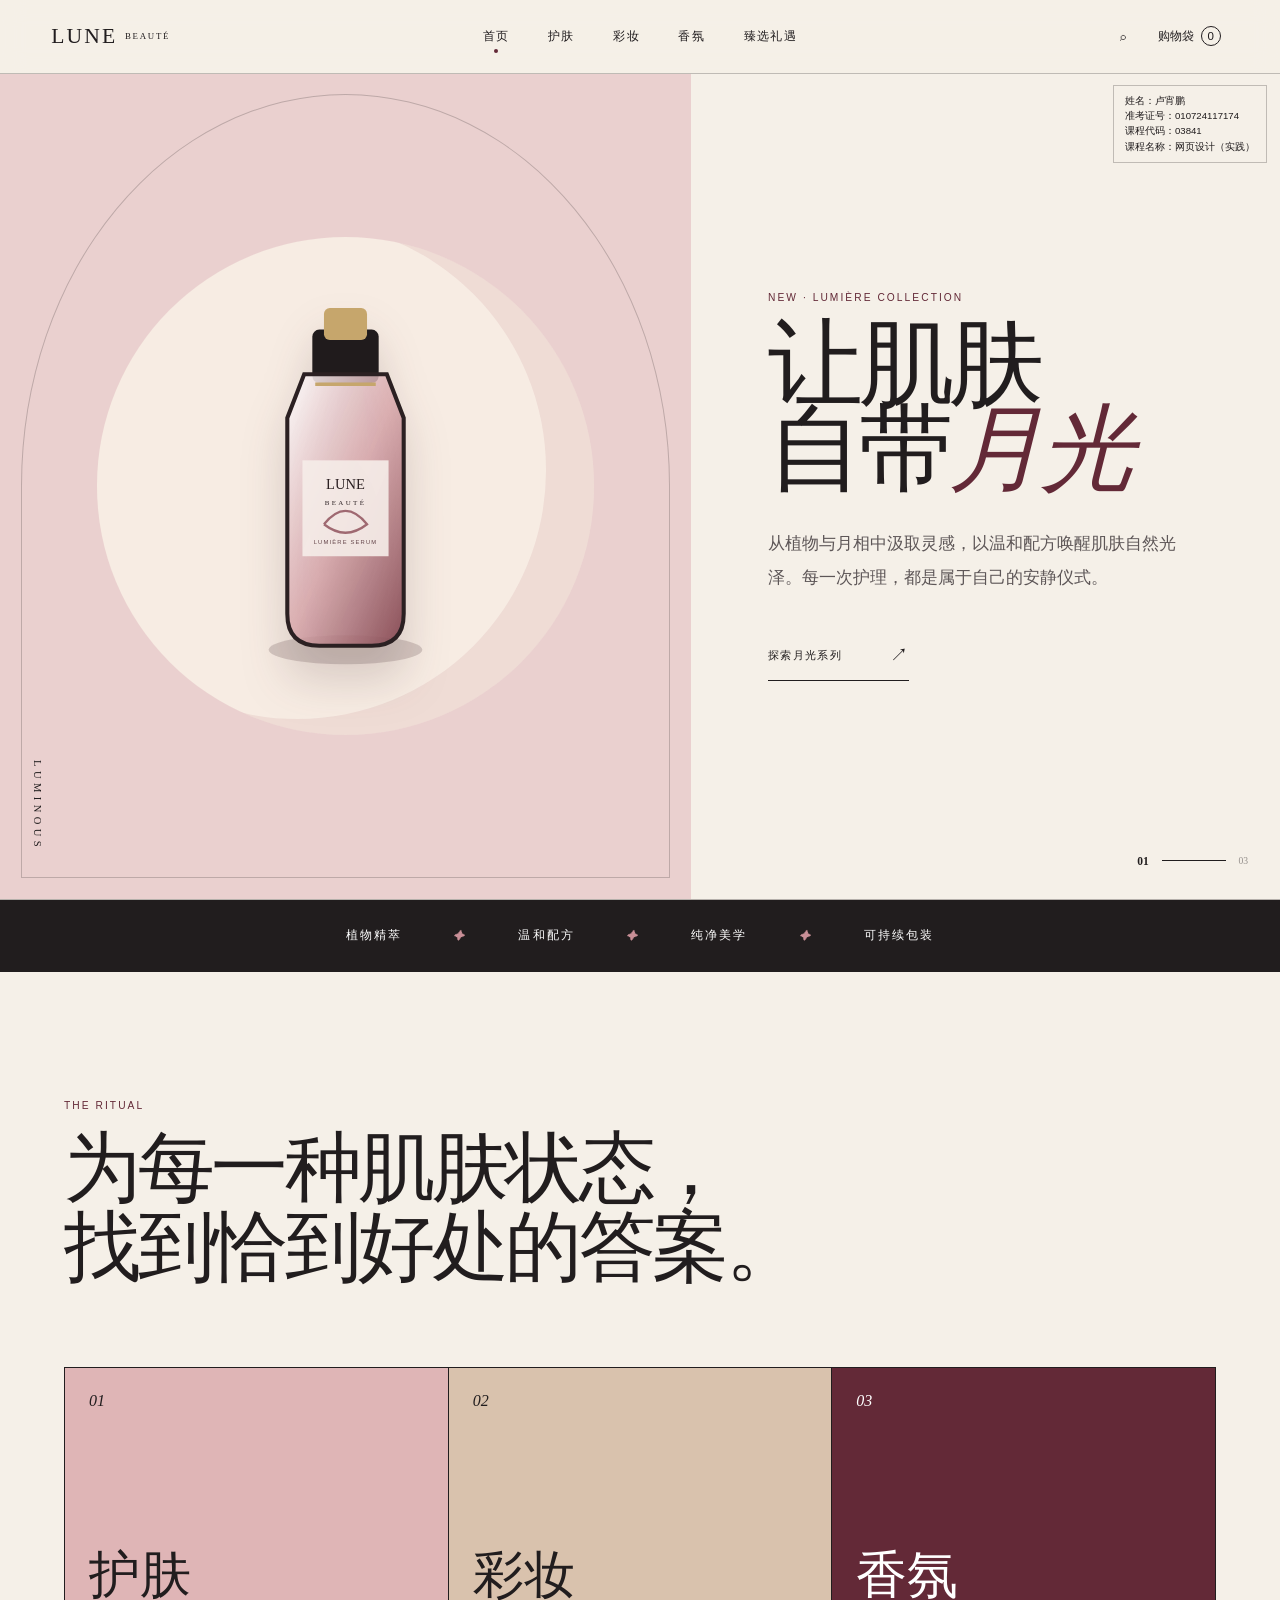
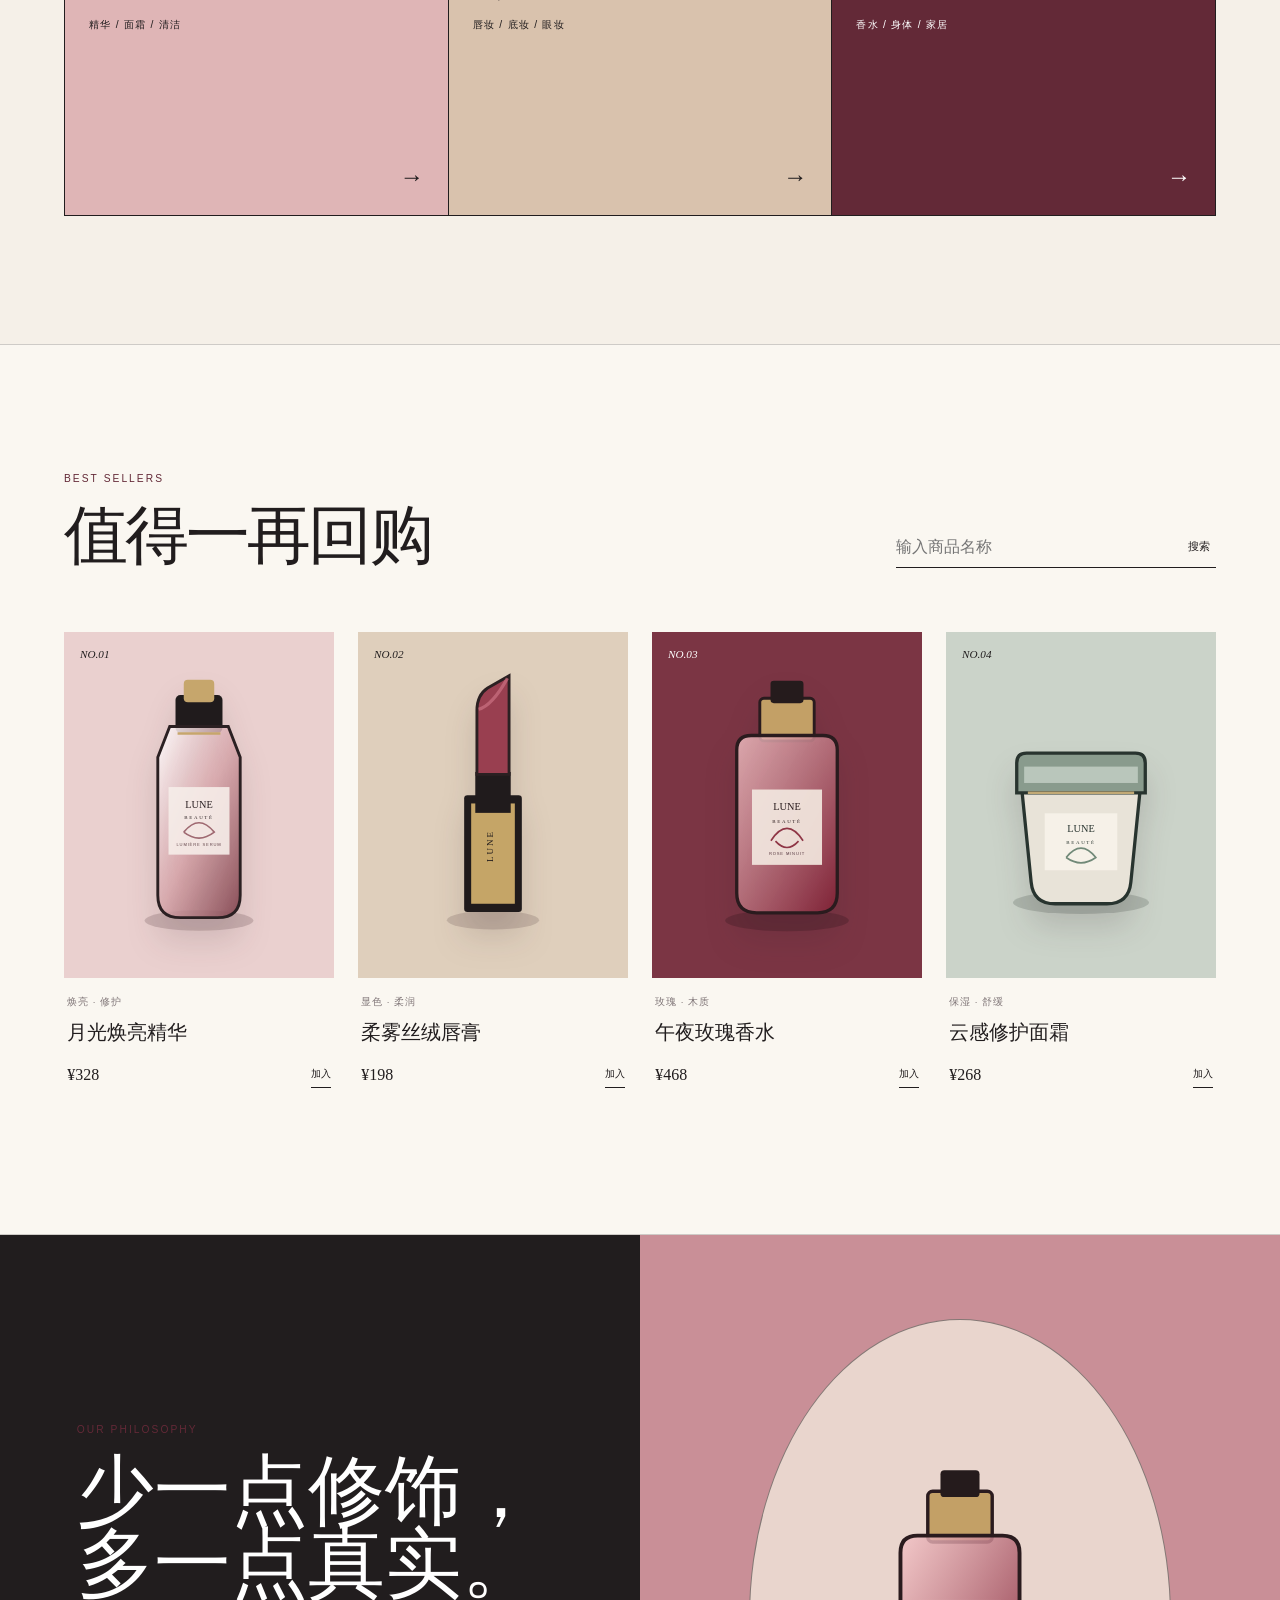
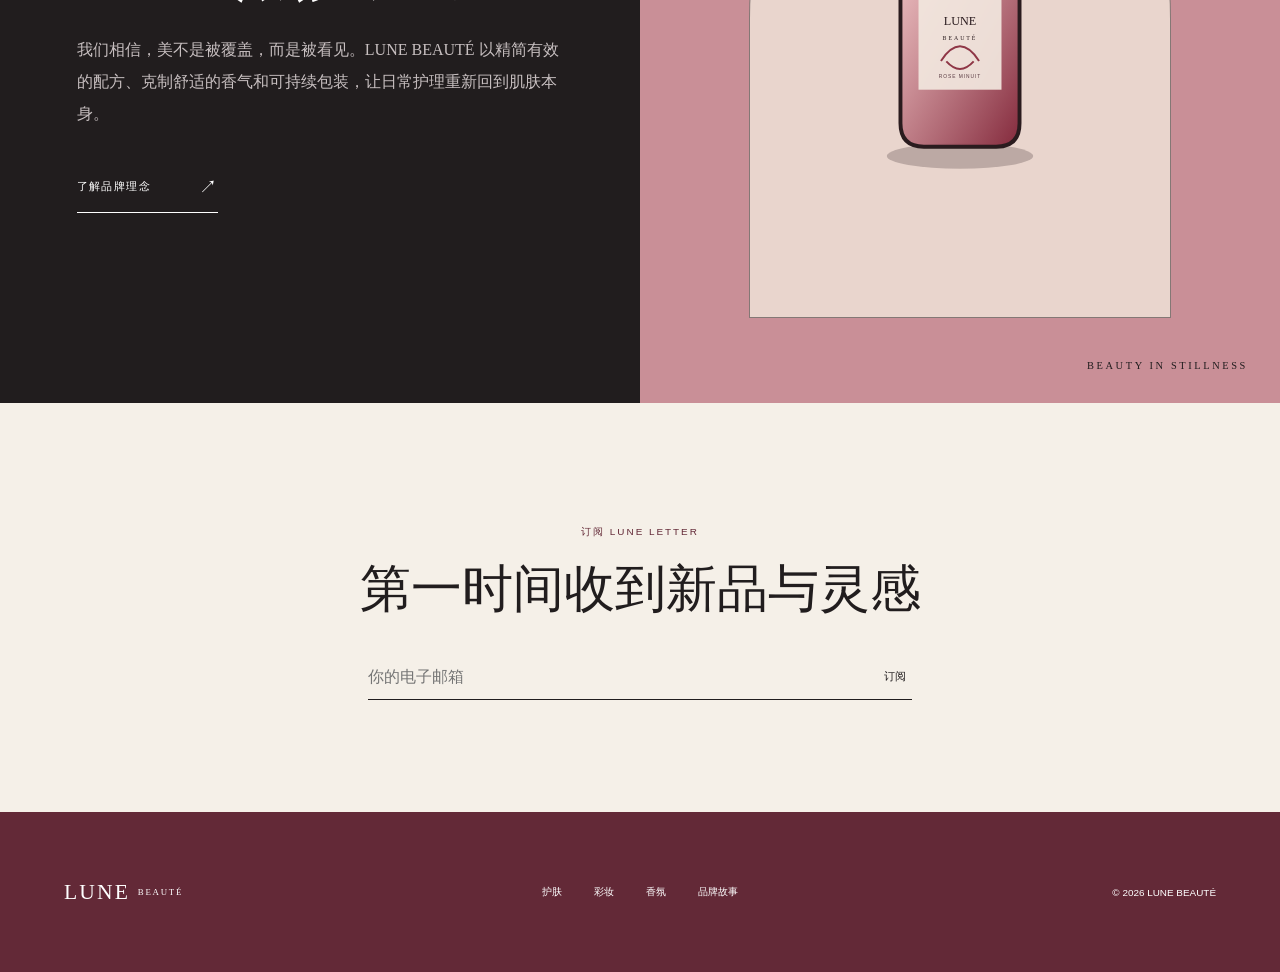
<file: index.html>
<!doctype html>
<html lang="zh-CN">
  <head>
    <meta charset="UTF-8" />
    <meta name="viewport" content="width=device-width, initial-scale=1.0" />
    <meta name="description" content="LUNE BEAUTÉ 美妆商城首页" />
    <title>LUNE BEAUTÉ｜唤醒肌肤光泽</title>
    <link
      rel="icon"
      href="data:image/svg+xml,%3Csvg xmlns='http://www.w3.org/2000/svg' viewBox='0 0 64 64'%3E%3Crect width='64' height='64' fill='%23632937'/%3E%3Ctext x='32' y='42' text-anchor='middle' font-size='30' font-family='Georgia' fill='%23f5f0e8'%3EL%3C/text%3E%3C/svg%3E"
    />
    <link rel="stylesheet" href="css/style.css" />
    <script src="js/main.js" defer></script>
  </head>
  <body>
    <aside class="student-info" aria-label="作业信息">
      <span>姓名：卢宵鹏</span><span>准考证号：010724117174</span
      ><span>课程代码：03841</span><span>课程名称：网页设计（实践）</span>
    </aside>

    <header class="site-header">
      <button class="menu-button" type="button" aria-label="打开菜单">
        <i></i><i></i>
      </button>
      <a class="logo" href="index.html">LUNE <em>BEAUTÉ</em></a>
      <nav class="main-nav" aria-label="主要导航">
        <a class="active" href="index.html">首页</a><a href="#skincare">护肤</a
        ><a href="#makeup">彩妆</a><a href="#fragrance">香氛</a
        ><a href="detail.html">臻选礼遇</a>
      </nav>
      <div class="header-actions">
        <button type="button" aria-label="搜索">⌕</button
        ><button class="bag-button" type="button" aria-label="购物袋">
          购物袋 <span class="bag-count">0</span>
        </button>
      </div>
    </header>

    <main>
      <section class="hero">
        <div class="hero-image">
          <div class="moon"></div>
          <img src="assets/images/serum.svg" alt="月光焕亮精华液" />
          <span class="vertical-word">LUMINOUS</span>
        </div>
        <div class="hero-copy">
          <p class="eyebrow">NEW · LUMIÈRE COLLECTION</p>
          <h1>让肌肤<br />自带<span>月光</span></h1>
          <p>
            从植物与月相中汲取灵感，以温和配方唤醒肌肤自然光泽。每一次护理，都是属于自己的安静仪式。
          </p>
          <a class="line-button" href="detail.html"
            >探索月光系列 <span>↗</span></a
          >
        </div>
        <div class="hero-index"><b>01</b><span></span><small>03</small></div>
      </section>

      <section class="promise-strip" aria-label="品牌特点">
        <span>植物精萃</span><i>✦</i><span>温和配方</span><i>✦</i
        ><span>纯净美学</span><i>✦</i><span>可持续包装</span>
      </section>

      <section id="skincare" class="category-section section-space">
        <div class="section-title">
          <p>THE RITUAL</p>
          <h2>为每一种肌肤状态，<br />找到恰到好处的答案。</h2>
        </div>
        <div class="category-grid">
          <a class="category-card rose" href="#products"
            ><span>01</span>
            <div>
              <h3>护肤</h3>
              <p>精华 / 面霜 / 清洁</p>
            </div>
            <b>→</b></a
          >
          <a id="makeup" class="category-card nude" href="#products"
            ><span>02</span>
            <div>
              <h3>彩妆</h3>
              <p>唇妆 / 底妆 / 眼妆</p>
            </div>
            <b>→</b></a
          >
          <a id="fragrance" class="category-card dark" href="#products"
            ><span>03</span>
            <div>
              <h3>香氛</h3>
              <p>香水 / 身体 / 家居</p>
            </div>
            <b>→</b></a
          >
        </div>
      </section>

      <section id="products" class="product-section section-space">
        <div class="product-top">
          <div class="section-title">
            <p>BEST SELLERS</p>
            <h2>值得一再回购</h2>
          </div>
          <form class="search-form" role="search">
            <label class="sr-only" for="beauty-search">搜索商品</label
            ><input
              id="beauty-search"
              type="search"
              placeholder="输入商品名称"
            /><button type="submit">搜索</button>
          </form>
        </div>
        <div class="product-grid">
          <article class="product-card" data-name="月光焕亮精华 精华液 护肤">
            <a class="product-visual blush" href="detail.html"
              ><span class="product-label">NO.01</span
              ><img src="assets/images/serum.svg" alt="月光焕亮精华液"
            /></a>
            <div class="product-info">
              <p>焕亮 · 修护</p>
              <h3><a href="detail.html">月光焕亮精华</a></h3>
              <div>
                <strong>¥328</strong
                ><button class="add-bag" type="button">加入</button>
              </div>
            </div>
          </article>
          <article class="product-card" data-name="柔雾丝绒唇膏 口红 彩妆">
            <a class="product-visual sand" href="detail.html"
              ><span class="product-label">NO.02</span
              ><img src="assets/images/lipstick.svg" alt="柔雾丝绒唇膏"
            /></a>
            <div class="product-info">
              <p>显色 · 柔润</p>
              <h3><a href="detail.html">柔雾丝绒唇膏</a></h3>
              <div>
                <strong>¥198</strong
                ><button class="add-bag" type="button">加入</button>
              </div>
            </div>
          </article>
          <article class="product-card" data-name="午夜玫瑰香水 香氛 玫瑰">
            <a class="product-visual wine" href="detail.html"
              ><span class="product-label light">NO.03</span
              ><img src="assets/images/perfume.svg" alt="午夜玫瑰香水"
            /></a>
            <div class="product-info">
              <p>玫瑰 · 木质</p>
              <h3><a href="detail.html">午夜玫瑰香水</a></h3>
              <div>
                <strong>¥468</strong
                ><button class="add-bag" type="button">加入</button>
              </div>
            </div>
          </article>
          <article class="product-card" data-name="云感修护面霜 护肤 保湿">
            <a class="product-visual sage" href="detail.html"
              ><span class="product-label">NO.04</span
              ><img src="assets/images/cream.svg" alt="云感修护面霜"
            /></a>
            <div class="product-info">
              <p>保湿 · 舒缓</p>
              <h3><a href="detail.html">云感修护面霜</a></h3>
              <div>
                <strong>¥268</strong
                ><button class="add-bag" type="button">加入</button>
              </div>
            </div>
          </article>
        </div>
        <p class="empty-state" hidden>暂时没有找到相关商品。</p>
      </section>

      <section class="story-section">
        <div class="story-copy">
          <p class="eyebrow">OUR PHILOSOPHY</p>
          <h2>少一点修饰，<br />多一点真实。</h2>
          <p>
            我们相信，美不是被覆盖，而是被看见。LUNE BEAUTÉ
            以精简有效的配方、克制舒适的香气和可持续包装，让日常护理重新回到肌肤本身。
          </p>
          <a class="line-button light" href="detail.html"
            >了解品牌理念 <span>↗</span></a
          >
        </div>
        <div class="story-art">
          <div class="arch">
            <img src="assets/images/perfume.svg" alt="品牌香氛产品" />
          </div>
          <span>BEAUTY IN STILLNESS</span>
        </div>
      </section>

      <section class="newsletter">
        <p>订阅 LUNE LETTER</p>
        <h2>第一时间收到新品与灵感</h2>
        <form>
          <label class="sr-only" for="email">电子邮箱</label
          ><input id="email" type="email" placeholder="你的电子邮箱" /><button
            type="submit"
          >
            订阅
          </button>
        </form>
      </section>
    </main>

    <footer class="site-footer">
      <a class="logo footer-logo" href="index.html">LUNE <em>BEAUTÉ</em></a>
      <nav>
        <a href="#skincare">护肤</a><a href="#makeup">彩妆</a
        ><a href="#fragrance">香氛</a><a href="detail.html">品牌故事</a>
      </nav>
      <p>© 2026 LUNE BEAUTÉ</p>
    </footer>
    <div class="toast" role="status" aria-live="polite">商品已加入购物袋</div>
  </body>
</html>
</file>
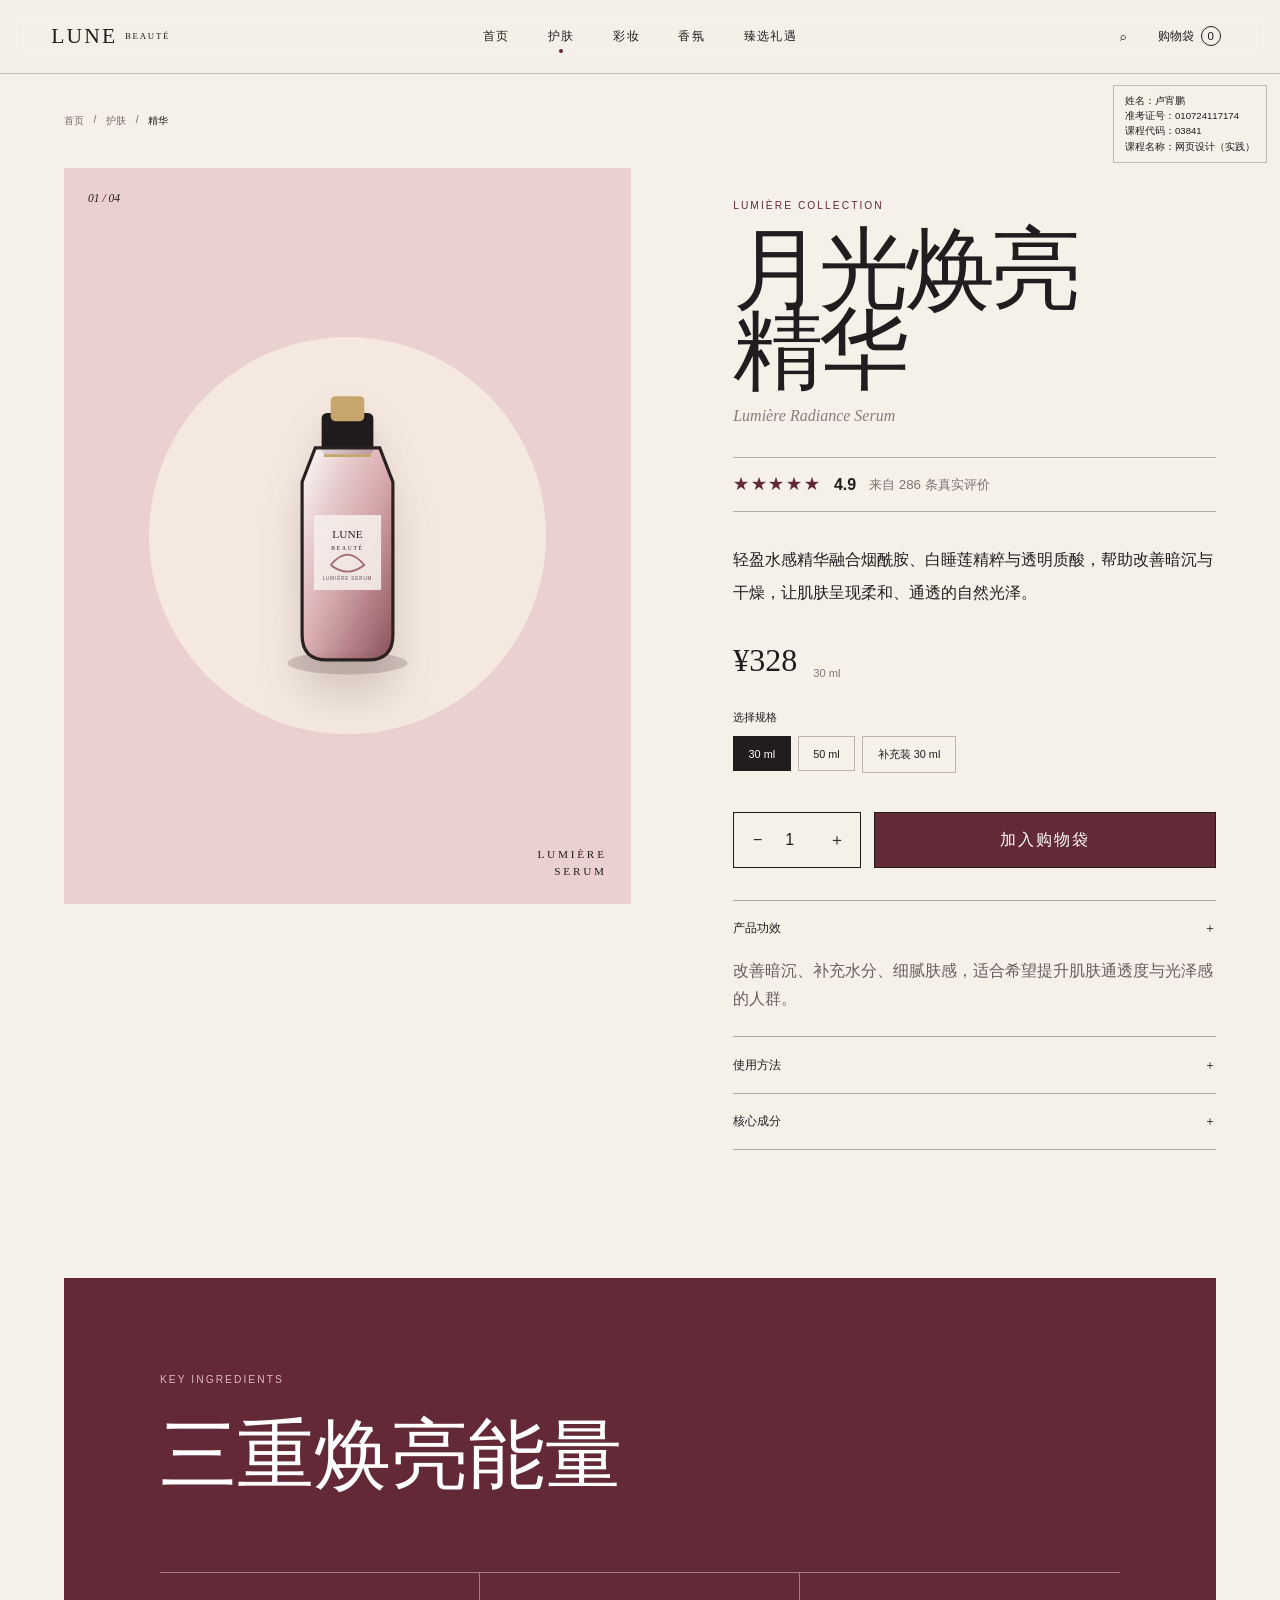
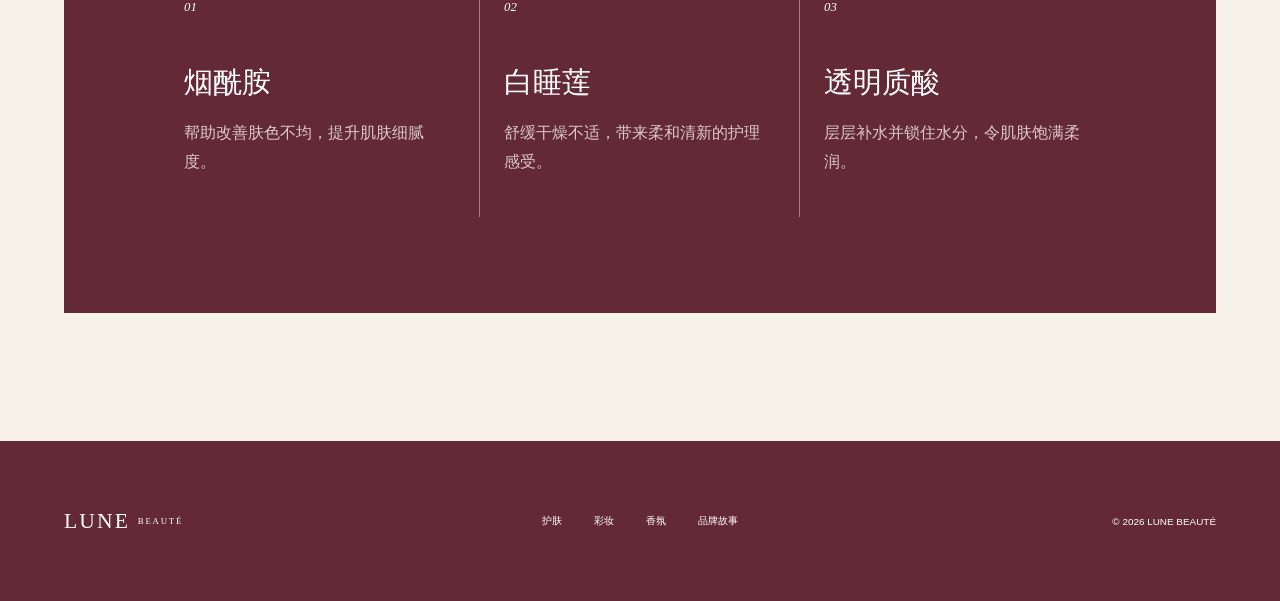
<file: detail.html>
<!doctype html>
<html lang="zh-CN">
  <head>
    <meta charset="UTF-8" />
    <meta name="viewport" content="width=device-width, initial-scale=1.0" />
    <meta name="description" content="月光焕亮精华商品详情" />
    <title>月光焕亮精华｜LUNE BEAUTÉ</title>
    <link
      rel="icon"
      href="data:image/svg+xml,%3Csvg xmlns='http://www.w3.org/2000/svg' viewBox='0 0 64 64'%3E%3Crect width='64' height='64' fill='%23632937'/%3E%3Ctext x='32' y='42' text-anchor='middle' font-size='30' font-family='Georgia' fill='%23f5f0e8'%3EL%3C/text%3E%3C/svg%3E"
    />
    <link rel="stylesheet" href="css/style.css" />
    <script src="js/main.js" defer></script>
  </head>
  <body>
    <aside class="student-info" aria-label="作业信息">
      <span>姓名：卢宵鹏</span><span>准考证号：010724117174</span
      ><span>课程代码：03841</span><span>课程名称：网页设计（实践）</span>
    </aside>
    <header class="site-header">
      <button class="menu-button" type="button" aria-label="打开菜单">
        <i></i><i></i>
      </button>
      <a class="logo" href="index.html">LUNE <em>BEAUTÉ</em></a>
      <nav class="main-nav" aria-label="主要导航">
        <a href="index.html">首页</a
        ><a class="active" href="index.html#skincare">护肤</a
        ><a href="index.html#makeup">彩妆</a
        ><a href="index.html#fragrance">香氛</a
        ><a href="detail.html">臻选礼遇</a>
      </nav>
      <div class="header-actions">
        <button type="button" aria-label="搜索">⌕</button
        ><button class="bag-button" type="button">
          购物袋 <span class="bag-count">0</span>
        </button>
      </div>
    </header>

    <main class="detail-page">
      <nav class="breadcrumb" aria-label="面包屑导航">
        <a href="index.html">首页</a><span>/</span
        ><a href="index.html#skincare">护肤</a><span>/</span><b>精华</b>
      </nav>
      <section class="detail-layout">
        <div class="detail-visual">
          <span class="detail-number">01 / 04</span>
          <div class="detail-moon"></div>
          <img
            id="beauty-detail-image"
            src="assets/images/serum.svg"
            alt="月光焕亮精华液"
          />
          <p>LUMIÈRE<br />SERUM</p>
        </div>
        <div class="detail-content">
          <p class="eyebrow">LUMIÈRE COLLECTION</p>
          <h1>月光焕亮<br />精华</h1>
          <p class="english-name">Lumière Radiance Serum</p>
          <div class="review">
            <span>★★★★★</span><b>4.9</b><small>来自 286 条真实评价</small>
          </div>
          <p class="detail-summary">
            轻盈水感精华融合烟酰胺、白睡莲精粹与透明质酸，帮助改善暗沉与干燥，让肌肤呈现柔和、通透的自然光泽。
          </p>
          <div class="detail-price">
            <strong>¥328</strong><span>30 ml</span>
          </div>
          <div class="size-options">
            <p>选择规格</p>
            <button class="selected" type="button">30 ml</button
            ><button type="button">50 ml</button
            ><button type="button">补充装 30 ml</button>
          </div>
          <div class="purchase">
            <div class="quantity">
              <button type="button" data-action="minus">−</button
              ><input
                id="quantity"
                type="number"
                value="1"
                min="1"
                max="9"
                aria-label="数量"
              /><button type="button" data-action="plus">＋</button>
            </div>
            <button class="purchase-button add-bag" type="button">
              加入购物袋
            </button>
          </div>
          <div class="accordions">
            <details open>
              <summary>产品功效 <span>＋</span></summary>
              <p>
                改善暗沉、补充水分、细腻肤感，适合希望提升肌肤通透度与光泽感的人群。
              </p>
            </details>
            <details>
              <summary>使用方法 <span>＋</span></summary>
              <p>
                早晚洁面及化妆水后，取 2—3
                滴均匀涂抹面部与颈部，轻柔按摩至吸收。
              </p>
            </details>
            <details>
              <summary>核心成分 <span>＋</span></summary>
              <p>5% 烟酰胺、白睡莲精粹、多重透明质酸、角鲨烷。</p>
            </details>
          </div>
        </div>
      </section>

      <section class="ingredient-section">
        <div>
          <p class="eyebrow">KEY INGREDIENTS</p>
          <h2>三重焕亮能量</h2>
        </div>
        <div class="ingredient-grid">
          <article>
            <span>01</span>
            <h3>烟酰胺</h3>
            <p>帮助改善肤色不均，提升肌肤细腻度。</p>
          </article>
          <article>
            <span>02</span>
            <h3>白睡莲</h3>
            <p>舒缓干燥不适，带来柔和清新的护理感受。</p>
          </article>
          <article>
            <span>03</span>
            <h3>透明质酸</h3>
            <p>层层补水并锁住水分，令肌肤饱满柔润。</p>
          </article>
        </div>
      </section>
    </main>

    <footer class="site-footer">
      <a class="logo footer-logo" href="index.html">LUNE <em>BEAUTÉ</em></a>
      <nav>
        <a href="index.html#skincare">护肤</a
        ><a href="index.html#makeup">彩妆</a
        ><a href="index.html#fragrance">香氛</a
        ><a href="detail.html">品牌故事</a>
      </nav>
      <p>© 2026 LUNE BEAUTÉ</p>
    </footer>
    <div class="toast" role="status" aria-live="polite">商品已加入购物袋</div>
  </body>
</html>
</file>
<file: css/style.css>
:root {
  --ink: #211d1e;
  --cream: #f5f0e8;
  --rose: #c98f97;
  --blush: #ead0cf;
  --wine: #632937;
  --sage: #9aa99a;
  --gold: #b69a62;
  --serif: Didot, "Bodoni MT", Georgia, "Songti SC", serif;
  --sans: "Gill Sans", "Microsoft YaHei", sans-serif;
}

* {
  box-sizing: border-box;
}
html {
  scroll-behavior: smooth;
}
body {
  margin: 0;
  color: var(--ink);
  background: var(--cream);
  font-family: var(--sans);
}
img {
  display: block;
  max-width: 100%;
}
a {
  color: inherit;
  text-decoration: none;
}
button,
input {
  color: inherit;
  font: inherit;
}
.sr-only {
  position: absolute;
  width: 1px;
  height: 1px;
  padding: 0;
  margin: -1px;
  overflow: hidden;
  clip: rect(0, 0, 0, 0);
  white-space: nowrap;
  border: 0;
}
.student-info {
  position: fixed;
  z-index: 100;
  top: 5.3rem;
  right: 0.8rem;
  display: grid;
  gap: 0.15rem;
  padding: 0.55rem 0.7rem;
  border: 1px solid rgba(33, 29, 30, 0.25);
  background: rgba(245, 240, 232, 0.94);
  font-size: 0.6rem;
  line-height: 1.35;
}
.site-header {
  position: sticky;
  z-index: 50;
  top: 0;
  height: 4.6rem;
  padding: 0 max(4vw, 1.2rem);
  display: grid;
  grid-template-columns: 1fr auto 1fr;
  align-items: center;
  gap: 2rem;
  color: var(--ink);
  background: rgba(245, 240, 232, 0.96);
  border-bottom: 1px solid rgba(33, 29, 30, 0.25);
  backdrop-filter: blur(12px);
}
.menu-button {
  display: none;
  width: 2rem;
  padding: 0;
  border: 0;
  background: transparent;
}
.menu-button i {
  display: block;
  width: 1.6rem;
  height: 1px;
  margin: 0.35rem 0;
  background: var(--ink);
}
.logo {
  justify-self: start;
  font: 500 1.35rem var(--serif);
  letter-spacing: 0.1em;
}
.logo em {
  font-size: 0.55rem;
  font-style: normal;
  letter-spacing: 0.2em;
  vertical-align: 0.25rem;
}
.main-nav {
  display: flex;
  gap: clamp(1.2rem, 3vw, 3.2rem);
  font-size: 0.72rem;
  letter-spacing: 0.12em;
}
.main-nav a {
  position: relative;
  padding: 1.8rem 0;
}
.main-nav a::after {
  content: "";
  position: absolute;
  left: 50%;
  bottom: 1.2rem;
  width: 4px;
  height: 4px;
  border-radius: 50%;
  background: var(--wine);
  opacity: 0;
  transform: translateX(-50%);
}
.main-nav a:hover::after,
.main-nav a.active::after {
  opacity: 1;
}
.header-actions {
  justify-self: end;
  display: flex;
  align-items: center;
  gap: 1rem;
}
.header-actions button {
  padding: 0.5rem;
  border: 0;
  background: transparent;
  font-size: 0.72rem;
  cursor: pointer;
}
.bag-count {
  display: inline-grid;
  place-items: center;
  min-width: 1.25rem;
  height: 1.25rem;
  margin-left: 0.25rem;
  border: 1px solid;
  border-radius: 50%;
}
.section-space {
  padding: 8rem max(5vw, 2rem);
}
.eyebrow,
.section-title > p {
  margin: 0 0 1.2rem;
  color: var(--wine);
  font-size: 0.64rem;
  letter-spacing: 0.2em;
}

.hero {
  position: relative;
  min-height: calc(100vh - 4.6rem);
  display: grid;
  grid-template-columns: 1.08fr 0.92fr;
  border-bottom: 1px solid rgba(33, 29, 30, 0.3);
}
.hero-image {
  position: relative;
  display: grid;
  place-items: center;
  min-height: 42rem;
  background: var(--blush);
  overflow: hidden;
}
.hero-image::after {
  content: "";
  position: absolute;
  inset: 1.3rem;
  border: 1px solid rgba(33, 29, 30, 0.22);
  border-radius: 52% 52% 0 0;
}
.hero-image img {
  position: relative;
  z-index: 2;
  width: min(42%, 22rem);
  height: 70%;
  object-fit: contain;
  filter: drop-shadow(0 28px 22px rgba(64, 34, 39, 0.2));
}
.moon {
  position: absolute;
  width: min(72%, 37rem);
  aspect-ratio: 1;
  border-radius: 50%;
  background: #f7ece3;
  box-shadow: inset -3rem -1rem 0 rgba(201, 143, 151, 0.18);
}
.vertical-word {
  position: absolute;
  z-index: 3;
  left: 2rem;
  bottom: 3rem;
  font: 500 0.66rem var(--serif);
  letter-spacing: 0.42em;
  writing-mode: vertical-rl;
}
.hero-copy {
  padding: 7rem max(6vw, 3rem);
  display: flex;
  flex-direction: column;
  justify-content: center;
}
.hero h1 {
  margin: 0;
  font: 400 clamp(4.4rem, 7.4vw, 8.5rem) / 0.9 var(--serif);
  letter-spacing: -0.045em;
}
.hero h1 span {
  color: var(--wine);
  font-style: italic;
}
.hero-copy > p:not(.eyebrow) {
  max-width: 35rem;
  margin: 2.2rem 0;
  color: #5d5657;
  font-family: var(--serif);
  font-size: 1.06rem;
  line-height: 2;
}
.line-button {
  width: fit-content;
  display: inline-flex;
  align-items: center;
  justify-content: space-between;
  gap: 3rem;
  padding: 0.8rem 0;
  border-bottom: 1px solid;
  font-size: 0.7rem;
  letter-spacing: 0.12em;
}
.line-button span {
  font-size: 1.1rem;
}
.hero-index {
  position: absolute;
  right: 2rem;
  bottom: 2rem;
  display: flex;
  align-items: center;
  gap: 0.8rem;
  font: 400 0.72rem var(--serif);
}
.hero-index span {
  width: 4rem;
  height: 1px;
  background: var(--ink);
}
.hero-index small {
  opacity: 0.45;
}
.promise-strip {
  min-height: 4.5rem;
  padding: 1rem max(5vw, 2rem);
  display: flex;
  justify-content: center;
  align-items: center;
  gap: clamp(1rem, 4vw, 4.5rem);
  color: white;
  background: var(--ink);
  font: 400 0.72rem var(--serif);
  letter-spacing: 0.18em;
}
.promise-strip i {
  color: var(--rose);
}

.section-title h2 {
  margin: 0;
  font: 400 clamp(3.3rem, 6vw, 7rem) / 1.02 var(--serif);
  letter-spacing: -0.045em;
}
.category-grid {
  display: grid;
  grid-template-columns: repeat(3, 1fr);
  margin-top: 5rem;
  border-top: 1px solid var(--ink);
  border-left: 1px solid var(--ink);
}
.category-card {
  min-height: 28rem;
  padding: 1.5rem;
  display: flex;
  flex-direction: column;
  justify-content: space-between;
  border-right: 1px solid var(--ink);
  border-bottom: 1px solid var(--ink);
  transition: transform 0.35s;
}
.category-card:hover {
  transform: translateY(-0.8rem);
}
.category-card > span {
  font: italic 1rem var(--serif);
}
.category-card h3 {
  margin: 0;
  font: 400 clamp(2.6rem, 4vw, 5rem) var(--serif);
}
.category-card p {
  margin: 0.5rem 0 0;
  font-size: 0.65rem;
  letter-spacing: 0.12em;
}
.category-card b {
  align-self: end;
  font-size: 1.5rem;
  font-weight: 400;
}
.category-card.rose {
  background: #dfb5b6;
}
.category-card.nude {
  background: #d9c2ad;
}
.category-card.dark {
  color: white;
  background: var(--wine);
}

.product-section {
  background: #faf7f1;
  border-top: 1px solid rgba(33, 29, 30, 0.2);
  border-bottom: 1px solid rgba(33, 29, 30, 0.2);
}
.product-top {
  display: flex;
  align-items: end;
  justify-content: space-between;
  gap: 3rem;
  margin-bottom: 4rem;
}
.product-top .section-title h2 {
  font-size: clamp(3rem, 5vw, 5.8rem);
}
.search-form {
  display: flex;
  min-width: 20rem;
  border-bottom: 1px solid var(--ink);
}
.search-form input {
  min-width: 0;
  flex: 1;
  padding: 0.7rem 0;
  border: 0;
  outline: 0;
  background: transparent;
  font-family: var(--serif);
}
.search-form button {
  border: 0;
  background: transparent;
  font-size: 0.68rem;
  cursor: pointer;
}
.product-grid {
  display: grid;
  grid-template-columns: repeat(4, 1fr);
  gap: 1.5rem;
}
.product-card[hidden] {
  display: none;
}
.product-card {
  min-width: 0;
}
.product-visual {
  position: relative;
  display: grid;
  place-items: center;
  aspect-ratio: 0.78;
  overflow: hidden;
}
.product-visual img {
  width: 76%;
  height: 84%;
  object-fit: contain;
  transition: transform 0.5s;
  filter: drop-shadow(0 20px 15px rgba(44, 29, 33, 0.15));
}
.product-visual:hover img {
  transform: translateY(-0.6rem) scale(1.03);
}
.product-visual.blush {
  background: #ead0cf;
}
.product-visual.sand {
  background: #dfcfbc;
}
.product-visual.wine {
  background: #7b3544;
}
.product-visual.sage {
  background: #cbd3c9;
}
.product-label {
  position: absolute;
  top: 1rem;
  left: 1rem;
  font: italic 0.7rem var(--serif);
}
.product-label.light {
  color: white;
}
.product-info {
  padding: 1.1rem 0.2rem;
}
.product-info > p {
  margin: 0 0 0.55rem;
  color: #817779;
  font-size: 0.61rem;
  letter-spacing: 0.1em;
}
.product-info h3 {
  margin: 0;
  font: 400 1.28rem var(--serif);
}
.product-info > div {
  display: flex;
  align-items: center;
  justify-content: space-between;
  margin-top: 1rem;
}
.product-info strong {
  font: 400 1rem var(--serif);
}
.product-info button {
  padding: 0.35rem 0;
  border: 0;
  border-bottom: 1px solid;
  background: transparent;
  font-size: 0.65rem;
  cursor: pointer;
}
.empty-state {
  padding: 3rem;
  text-align: center;
  border: 1px solid;
  font-family: var(--serif);
}

.story-section {
  display: grid;
  grid-template-columns: 1fr 1fr;
  min-height: 48rem;
  color: white;
  background: var(--ink);
}
.story-copy {
  padding: 8rem max(6vw, 3rem);
  display: flex;
  flex-direction: column;
  justify-content: center;
}
.story-copy h2 {
  margin: 0;
  font: 400 clamp(3.5rem, 6vw, 7rem) / 0.96 var(--serif);
}
.story-copy > p:not(.eyebrow) {
  max-width: 35rem;
  margin: 2rem 0;
  color: #c7bfc0;
  font-family: var(--serif);
  font-size: 1rem;
  line-height: 2;
}
.line-button.light {
  color: white;
}
.story-art {
  position: relative;
  display: grid;
  place-items: center;
  background: var(--rose);
  overflow: hidden;
}
.arch {
  width: 66%;
  height: 78%;
  display: grid;
  place-items: center;
  border: 1px solid rgba(33, 29, 30, 0.5);
  border-radius: 50% 50% 0 0;
  background: #e9d5cd;
}
.arch img {
  width: 58%;
  height: 76%;
  object-fit: contain;
}
.story-art > span {
  position: absolute;
  bottom: 2rem;
  right: 2rem;
  color: var(--ink);
  font: 0.65rem var(--serif);
  letter-spacing: 0.25em;
}
.newsletter {
  padding: 7rem max(5vw, 2rem);
  text-align: center;
}
.newsletter > p {
  color: var(--wine);
  font-size: 0.62rem;
  letter-spacing: 0.2em;
}
.newsletter h2 {
  margin: 1rem 0 2rem;
  font: 400 clamp(2.5rem, 4vw, 4.5rem) var(--serif);
}
.newsletter form {
  max-width: 34rem;
  margin: auto;
  display: flex;
  border-bottom: 1px solid;
}
.newsletter input {
  flex: 1;
  padding: 0.8rem 0;
  border: 0;
  outline: 0;
  background: transparent;
  font-family: var(--serif);
}
.newsletter button {
  border: 0;
  background: transparent;
  font-size: 0.68rem;
  cursor: pointer;
}
.site-footer {
  min-height: 10rem;
  padding: 2rem max(5vw, 2rem);
  display: grid;
  grid-template-columns: 1fr auto 1fr;
  align-items: center;
  gap: 2rem;
  color: white;
  background: var(--wine);
}
.site-footer nav {
  display: flex;
  gap: 2rem;
  font-size: 0.65rem;
}
.site-footer p {
  justify-self: end;
  font-size: 0.62rem;
}
.footer-logo {
  color: white;
}
.toast {
  position: fixed;
  z-index: 200;
  left: 50%;
  bottom: 2rem;
  padding: 0.8rem 1.3rem;
  color: white;
  background: var(--wine);
  font-size: 0.68rem;
  letter-spacing: 0.1em;
  transform: translate(-50%, 150%);
  opacity: 0;
  pointer-events: none;
  transition: transform 0.3s;
}
.toast.show {
  transform: translate(-50%, 0);
  opacity: 1;
}

.detail-page {
  padding: 2.5rem max(5vw, 2rem) 8rem;
}
.breadcrumb {
  display: flex;
  gap: 0.6rem;
  margin-bottom: 2.5rem;
  color: #756c6e;
  font-size: 0.65rem;
}
.breadcrumb b {
  color: var(--ink);
  font-weight: 400;
}
.detail-layout {
  display: grid;
  grid-template-columns: 1.08fr 0.92fr;
  gap: clamp(3rem, 8vw, 8rem);
}
.detail-visual {
  position: sticky;
  top: 7rem;
  align-self: start;
  min-height: 46rem;
  display: grid;
  place-items: center;
  background: var(--blush);
  overflow: hidden;
}
.detail-moon {
  position: absolute;
  width: 70%;
  aspect-ratio: 1;
  border-radius: 50%;
  background: #f5e9df;
}
.detail-visual img {
  position: relative;
  z-index: 2;
  width: 40%;
  max-height: 38rem;
  filter: drop-shadow(0 30px 20px rgba(62, 37, 41, 0.2));
}
.detail-number {
  position: absolute;
  z-index: 3;
  top: 1.5rem;
  left: 1.5rem;
  font: italic 0.72rem var(--serif);
}
.detail-visual > p {
  position: absolute;
  right: 1.5rem;
  bottom: 1.5rem;
  margin: 0;
  font: 0.7rem/1.5 var(--serif);
  letter-spacing: 0.25em;
  text-align: right;
}
.detail-content {
  padding-top: 2rem;
}
.detail-content h1 {
  margin: 0;
  font: 400 clamp(4rem, 7vw, 7.5rem) / 0.9 var(--serif);
  letter-spacing: -0.045em;
}
.english-name {
  margin: 1rem 0 2rem;
  color: #887c7e;
  font: italic 1rem var(--serif);
}
.review {
  display: flex;
  align-items: center;
  gap: 0.8rem;
  padding: 1rem 0;
  border-top: 1px solid rgba(33, 29, 30, 0.3);
  border-bottom: 1px solid rgba(33, 29, 30, 0.3);
}
.review span {
  color: var(--wine);
  letter-spacing: 0.1em;
}
.review small {
  color: #7e7476;
}
.detail-summary {
  margin: 2rem 0;
  font-family: var(--serif);
  font-size: 1.03rem;
  line-height: 2;
}
.detail-price {
  display: flex;
  align-items: end;
  gap: 1rem;
  margin-bottom: 2rem;
}
.detail-price strong {
  font: 400 2rem var(--serif);
}
.detail-price span {
  color: #817779;
  font-size: 0.7rem;
}
.size-options > p {
  margin: 0 0 0.7rem;
  font-size: 0.68rem;
}
.size-options button {
  padding: 0.65rem 0.9rem;
  margin: 0 0.45rem 0.45rem 0;
  border: 1px solid #bdb4b2;
  background: transparent;
  font-size: 0.68rem;
  cursor: pointer;
}
.size-options button.selected {
  color: white;
  background: var(--ink);
  border-color: var(--ink);
}
.purchase {
  display: grid;
  grid-template-columns: 8rem 1fr;
  gap: 0.8rem;
  margin: 2rem 0;
}
.quantity {
  display: grid;
  grid-template-columns: 1fr 2rem 1fr;
  border: 1px solid;
}
.quantity button,
.quantity input {
  min-width: 0;
  border: 0;
  text-align: center;
  background: transparent;
}
.quantity input {
  width: 100%;
  appearance: textfield;
}
.purchase-button {
  min-height: 3.5rem;
  border: 1px solid var(--ink);
  color: white;
  background: var(--wine);
  letter-spacing: 0.12em;
  cursor: pointer;
}
.accordions details {
  border-top: 1px solid rgba(33, 29, 30, 0.35);
}
.accordions details:last-child {
  border-bottom: 1px solid rgba(33, 29, 30, 0.35);
}
.accordions summary {
  padding: 1.2rem 0;
  display: flex;
  justify-content: space-between;
  cursor: pointer;
  font-size: 0.75rem;
  list-style: none;
}
.accordions details p {
  margin: 0 0 1.4rem;
  color: #665e60;
  font-family: var(--serif);
  line-height: 1.8;
}
.ingredient-section {
  margin-top: 8rem;
  padding: 6rem;
  color: white;
  background: var(--wine);
}
.ingredient-section h2 {
  margin: 0;
  font: 400 clamp(3.5rem, 6vw, 7rem) var(--serif);
}
.ingredient-section .eyebrow {
  color: #e0b9bd;
}
.ingredient-grid {
  display: grid;
  grid-template-columns: repeat(3, 1fr);
  margin-top: 4rem;
  border-top: 1px solid rgba(255, 255, 255, 0.4);
}
.ingredient-grid article {
  min-height: 15rem;
  padding: 1.5rem;
  border-right: 1px solid rgba(255, 255, 255, 0.4);
}
.ingredient-grid article:last-child {
  border: 0;
}
.ingredient-grid span {
  font: italic 0.8rem var(--serif);
}
.ingredient-grid h3 {
  margin: 3rem 0 1rem;
  font: 400 1.8rem var(--serif);
}
.ingredient-grid p {
  color: #ddc7ca;
  font-family: var(--serif);
  line-height: 1.8;
}

@media (max-width: 950px) {
  .site-header {
    grid-template-columns: auto 1fr auto;
  }
  .menu-button {
    display: block;
  }
  .logo {
    justify-self: center;
  }
  .main-nav {
    display: none;
  }
  .hero,
  .detail-layout,
  .story-section {
    grid-template-columns: 1fr;
  }
  .hero-copy {
    padding: 6rem 2rem;
  }
  .hero-image {
    min-height: 40rem;
  }
  .product-grid {
    grid-template-columns: repeat(2, 1fr);
  }
  .detail-visual {
    position: relative;
    top: 0;
    min-height: 40rem;
  }
  .ingredient-section {
    padding: 5rem 2rem;
  }
}

@media (max-width: 600px) {
  .student-info {
    position: absolute;
    top: 5rem;
    font-size: 0.53rem;
  }
  .section-space {
    padding: 6rem 1.2rem;
  }
  .header-actions > button:first-child {
    display: none;
  }
  .bag-button {
    font-size: 0 !important;
  }
  .bag-count {
    font-size: 0.7rem;
  }
  .hero-image {
    min-height: 34rem;
    padding-top: 5rem;
  }
  .hero-image img {
    width: 50%;
  }
  .hero h1 {
    font-size: 4rem;
  }
  .promise-strip {
    flex-wrap: wrap;
    gap: 0.8rem 1.4rem;
  }
  .category-grid,
  .product-grid {
    grid-template-columns: 1fr;
  }
  .category-card {
    min-height: 19rem;
  }
  .product-top {
    display: block;
  }
  .search-form {
    min-width: 0;
    margin-top: 2rem;
  }
  .story-art {
    min-height: 38rem;
  }
  .site-footer {
    grid-template-columns: 1fr;
  }
  .site-footer nav {
    flex-wrap: wrap;
  }
  .site-footer p {
    justify-self: start;
  }
  .detail-page {
    padding: 7rem 1.2rem 4rem;
  }
  .detail-content h1 {
    font-size: 4rem;
  }
  .purchase {
    grid-template-columns: 1fr;
  }
  .ingredient-section {
    padding: 4rem 1.2rem;
  }
  .ingredient-grid {
    grid-template-columns: 1fr;
  }
  .ingredient-grid article {
    border-right: 0;
    border-bottom: 1px solid rgba(255, 255, 255, 0.4);
  }
}
</file>
